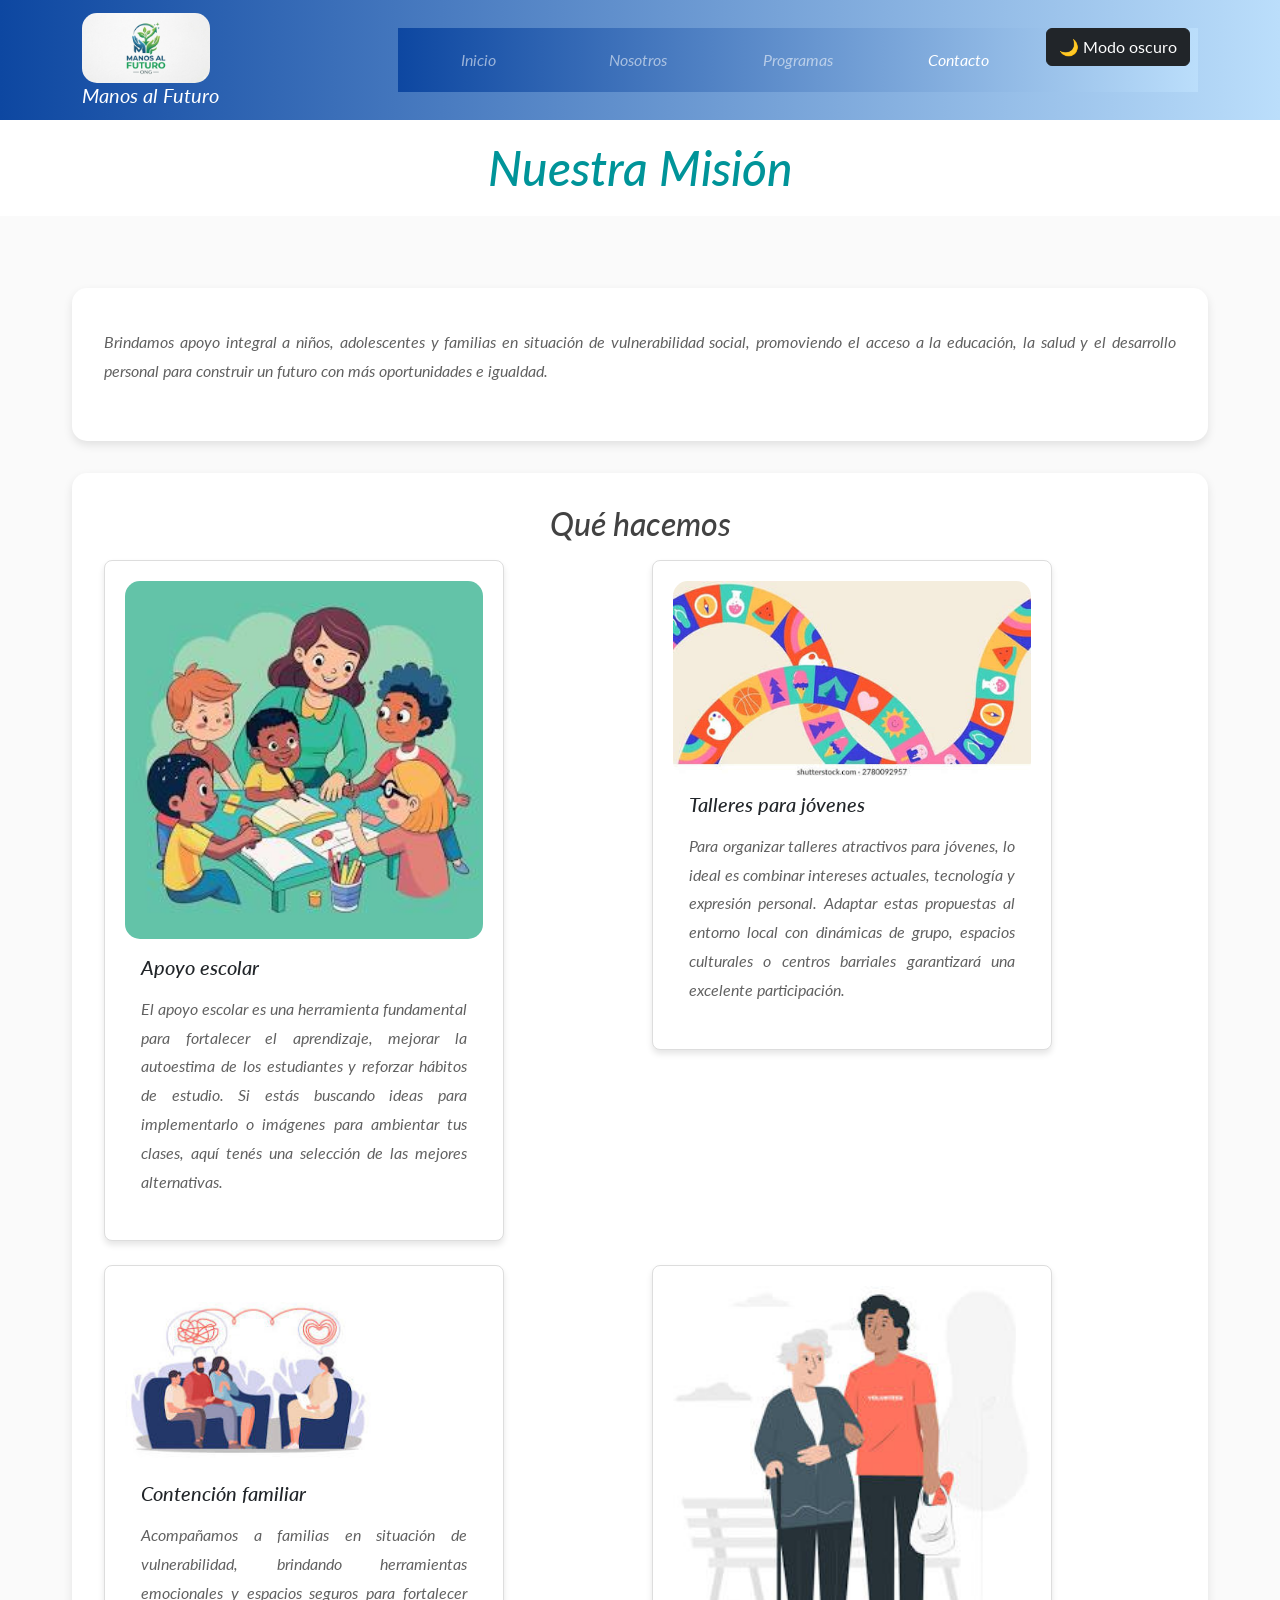
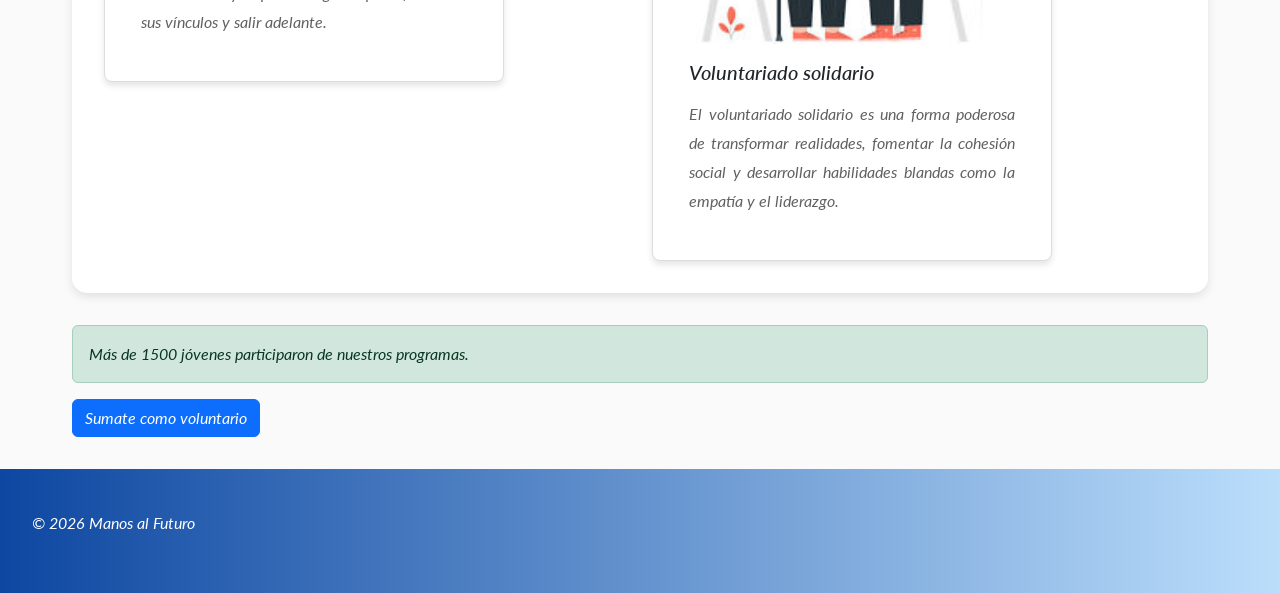
<file: index.html>
<!DOCTYPE html>
<html lang="es">
    <head>
        <meta charset="UTF-8">

        <meta name="viewport" content="width=device-width, initial-scale=1.0">
        <title>Manos al Futuro</title>
        <link href="https://fonts.googleapis.com/css2?family=Cause:wght@100..900&family=Inter:ital,opsz,wght@0,14..32,100..900;1,14..32,100..900&family=Lato:ital,wght@0,100;0,300;0,400;0,700;0,900;1,100;1,300;1,400;1,700;1,900&family=Playwrite+GB+J+Guides:ital@0;1&family=Roboto:ital,wght@0,100..900;1,100..900&display=swap" rel="stylesheet">
        <link href="https://cdn.jsdelivr.net/npm/bootstrap@5.3.8/dist/css/bootstrap.min.css" rel="stylesheet" integrity="sha384-sRIl4kxILFvY47J16cr9ZwB07vP4J8+LH7qKQnuqkuIAvNWLzeN8tE5YBujZqJLB" crossorigin="anonymous">
        <link rel="stylesheet" href="css/estilos.css">
    </head>
    <body>
    <header>
         <nav class="navbar navbar-expand-lg navbar-dark bg-primary">
            <div class="container">
               <a class="navbar-brand" href="index.html" class="logo"><img src="imagenes/index/logo.jfif" alt="Nombre de la ONG" href="index.html"><br>Manos al Futuro</a>

               <button class="navbar-toggler" type="button" data-bs-toggle="collapse"
                  data-bs-target="#menuPrincipal">
                  <span class="navbar-toggler-icon"></span>
               </button>

               <div class="collapse navbar-collapse" id="menuPrincipal">
                  <ul class="navbar-nav ms-auto">

                     <li class="nav-item">
                           <a class="nav-link" href="index.html">Inicio</a>
                     </li>

                     <li class="nav-item">
                           <a class="nav-link" href="nosotros.html">Nosotros</a>
                     </li>

                     <li class="nav-item">
                           <a class="nav-link" href="programas.html">Programas</a>
                     </li>

                     <li class="nav-item">
                           <a class="nav-link active" href="contacto.html">Contacto</a>
                     </li>

                     <li>
                        <button id="btn-modo" class="btn btn-dark mb-4">
                            🌙 Modo oscuro
                        </button>
                     </li>

                  </ul>
               </div>

            </div>
         </nav>
            
            <h1>Nuestra Misión</h1>
            
        </header>

        
        <main>

            <section>
                <p> Brindamos apoyo integral a niños, adolescentes y familias en situación de vulnerabilidad social, promoviendo el acceso a la educación, la salud y el desarrollo personal para construir un futuro con más oportunidades e igualdad.
                </p>
            </section>

            <section>
                        
                <div class="programas">
                    <h2>Qué hacemos</h2>
                    
                    <div class="row row-cols-1 row-cols-md-2 g-4">
                        <div class="col">
                            <div class="card">
                                    <img src="imagenes/index/apoyo escolar.jfif" alt="...">
                                <div class="card-body">
                                    <h5 class="card-title">Apoyo escolar</h5>
                                    <p class="card-text">El apoyo escolar es una herramienta fundamental para fortalecer el aprendizaje, mejorar la autoestima de los estudiantes y reforzar hábitos de estudio. 
                                                Si estás buscando ideas para implementarlo o imágenes para ambientar tus clases, aquí tenés una selección de las mejores alternativas.</p>
                                </div>
                            </div>
                        </div>
                        
                        <div class="col">
                            <div class="card">
                                    <img src="imagenes/index/talleres.jfif" alt="...">
                                <div class="card-body">
                                    <h5 class="card-title">Talleres para jóvenes</h5>
                                    <p class="card-text">Para organizar talleres atractivos para jóvenes, lo ideal es combinar intereses actuales, tecnología y expresión personal. 
                                                Adaptar estas propuestas al entorno local con dinámicas de grupo, espacios culturales o centros barriales garantizará una excelente participación.</p>
                                </div>
                            </div>
                        </div>
                        
                        <div class="col">
                            <div class="card">
                                    <img src="imagenes/index/contencion familiar.jfif" alt="...">
                                <div class="card-body">
                                    <h5 class="card-title">Contención familiar</h5>
                                    <p class="card-text">Acompañamos a familias en situación de vulnerabilidad, brindando herramientas emocionales y espacios seguros para fortalecer sus vínculos y salir adelante.</p>
                                </div>
                            </div>
                        </div>
                        
                        <div class="col">
                            <div class="card">
                                    <img src="imagenes/index/voluntariado.jfif" alt="...">
                                <div class="card-body">
                                    <h5 class="card-title">Voluntariado solidario</h5>
                                    <p class="card-text">El voluntariado solidario es una forma poderosa de transformar realidades, fomentar la cohesión social y desarrollar habilidades blandas como la empatía y el liderazgo.</p>
                                </div>
                            </div>
                        </div>
                    </div>
                    
            </section>
            
    <div class="alert alert-success">
    Más de 1500 jóvenes participaron de nuestros programas.
    </div>

    <a href="contacto.html" class="btn btn-primary">
    Sumate como voluntario
    </a>
           
    </main>

        
    <footer>
        <p>© 2026 Manos al Futuro</p>
    </footer>
        
        <script src="https://cdn.jsdelivr.net/npm/bootstrap@5.3.8/dist/js/bootstrap.bundle.min.js" integrity="sha384-FKyoEForCGlyvwx9Hj09JcYn3nv7wiPVlz7YYwJrWVcXK/BmnVDxM+D2scQbITxI" crossorigin="anonymous"></script>
        <script src="Javascript/main.js"></script>
        
    </body>
</html>
</file>
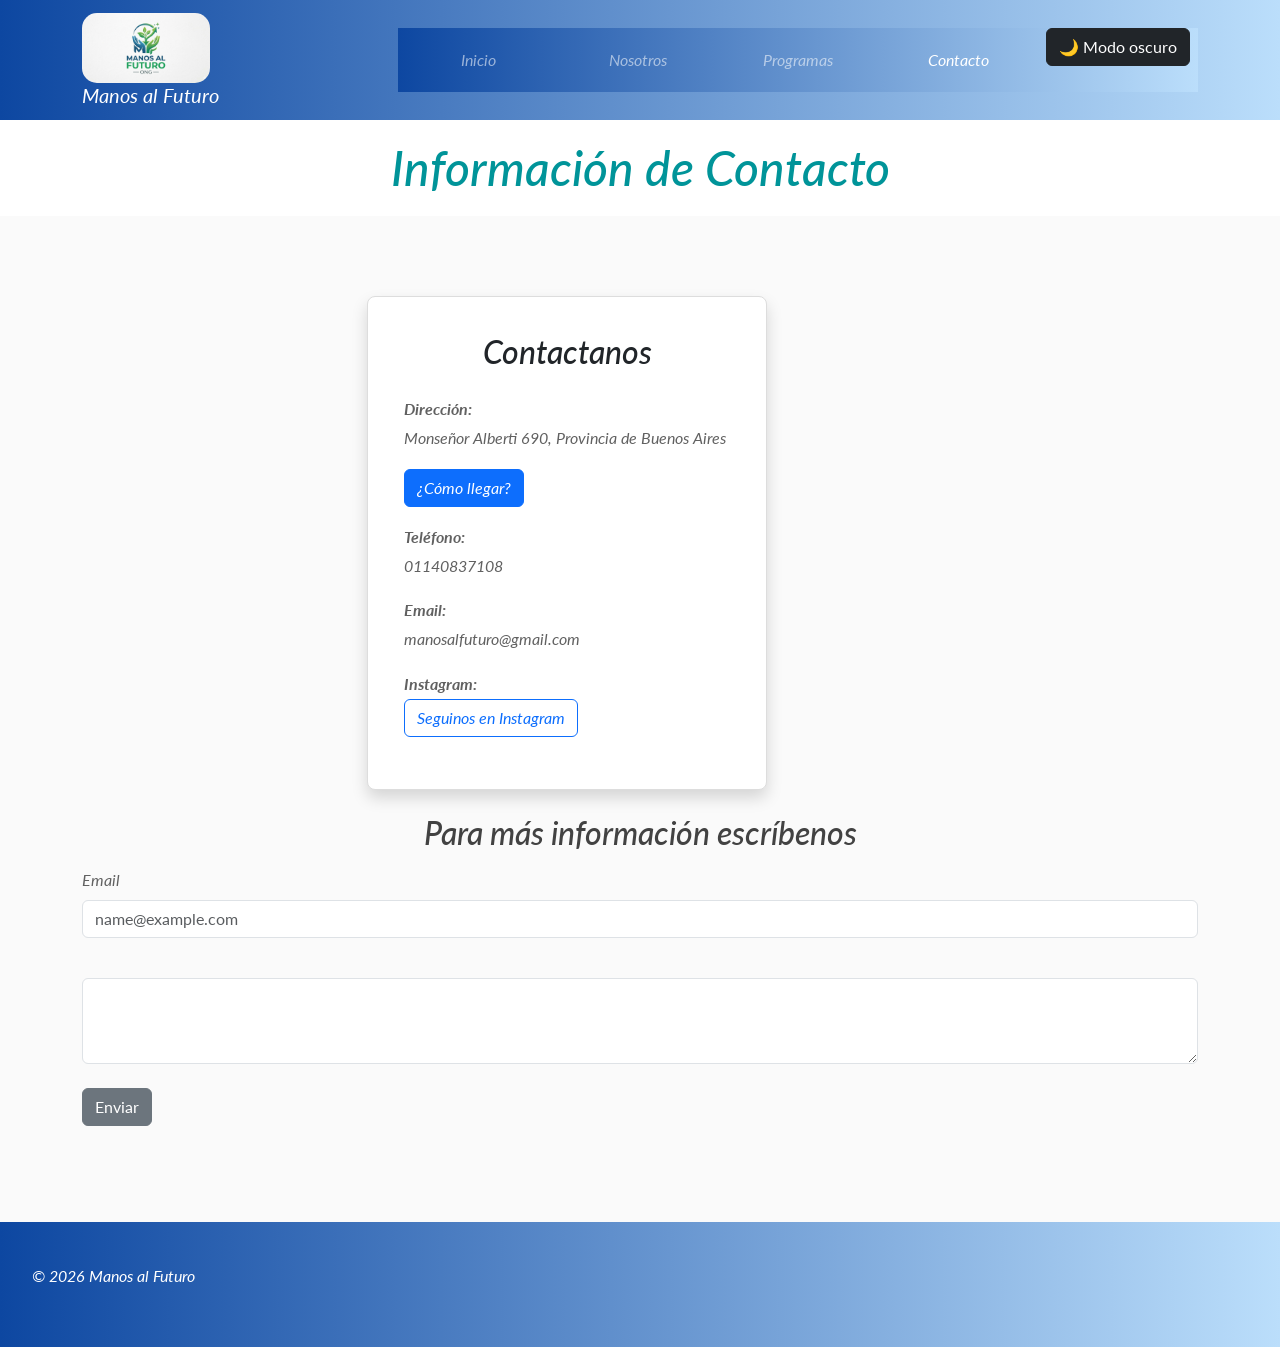
<file: contacto.html>
<!DOCTYPE html>
<html lang="es">

<head>
    <meta charset="UTF-8">
    <meta name="viewport" content="width=device-width, initial-scale=1.0">

    <title>Contactos</title>

    
    <link href="https://cdn.jsdelivr.net/npm/bootstrap@5.3.3/dist/css/bootstrap.min.css" rel="stylesheet">
    <link rel="stylesheet" href="css/estilos.css">


    <link href="https://fonts.googleapis.com/css2?family=Lato:wght@300;400;700&display=swap" rel="stylesheet">
</head>

<body>

<header>


    <nav class="navbar navbar-expand-lg navbar-dark bg-primary">
        <div class="container">

            <a class="navbar-brand" href="index.html" class="logo"><img src="imagenes/index/logo.jfif" alt="Nombre de la ONG" href="index.html"><br>Manos al Futuro</a>

            <button class="navbar-toggler" type="button" data-bs-toggle="collapse"
                data-bs-target="#menuPrincipal">
                <span class="navbar-toggler-icon"></span>
            </button>

            <div class="collapse navbar-collapse" id="menuPrincipal">
                <ul class="navbar-nav ms-auto">

                    <li class="nav-item">
                        <a class="nav-link" href="index.html">Inicio</a>
                    </li>

                    <li class="nav-item">
                        <a class="nav-link" href="nosotros.html">Nosotros</a>
                    </li>

                    <li class="nav-item">
                        <a class="nav-link" href="programas.html">Programas</a>
                    </li>

                    <li class="nav-item">
                        <a class="nav-link active" href="contacto.html">Contacto</a>
                    </li>

                     <li>
                        <button id="btn-modo" class="btn btn-dark mb-4">
                            🌙 Modo oscuro
                        </button>
                     </li>

                </ul>
            </div>

        </div>
    </nav>

    <h1>Información de Contacto</h1>

</header>


    
<main class="container my-5">

    <div class="row justify-content-center">

        <div class="col-12 col-md-8 col-lg-6">

            <div class="card shadow">

                <div class="card-body">

                    <h2 class="card-title text-center mb-4">
                        Contactanos
                    </h2>

                    <p>
                        <strong>Dirección:</strong><br>
                        Monseñor Alberti 690, Provincia de Buenos Aires
                    </p>

                    <a href="https://www.google.com/maps/place/Fundacion+Escolares/@-34.4705504,-58.6862778,11z/data=!4m10!1m2!2m1!1sfundaciones+educativas+en+argentina!3m6!1s0x95bcb03cd8914271:0xf939d3e6d169eeed!8m2!3d-34.4705504!4d-58.5214829!15sCiNmdW5kYWNpb25lcyBlZHVjYXRpdmFzIGVuIGFyZ2VudGluYZIBF25vbl9wcm9maXRfb3JnYW5pemF0aW9u4AEA!16s%2Fg%2F11bbrhvqyq?entry=ttu&g_ep=EgoyMDI2MDQyMC4wIKXMDSoASAFQAw%3D%3D"
                        target="_blank"
                        rel="noopener noreferrer"
                        class="btn btn-primary mb-3">
                        ¿Cómo llegar?
                    </a>

                    <p>
                        <strong>Teléfono:</strong><br>
                        <a href="tel:+5401140837108">
                            01140837108
                        </a>
                    </p>

                    <p>
                        <strong>Email:</strong><br>
                        <a href="mailto:manosalfuturo@gmail.com">
                            manosalfuturo@gmail.com
                        </a>
                    </p>

                    <p>
                        <strong>Instagram:</strong><br>
                        <a href="https://www.instagram.com/omfa_refugio/"
                            target="_blank"
                            rel="noopener noreferrer"
                            class="btn btn-outline-primary">
                            Seguinos en Instagram
                        </a>
                    </p>

                </div>

            </div>

        </div>

    </div>
    <br>
    <form id="contactoForm">
        <div class="mb-3">
            <h2>Para más información escríbenos</h2>
            <label for="email" class="form-label">Email</label>
            <input type="email" class="form-control" id="email" placeholder="name@example.com">
        </div>
        <div class="mb-3">
            <label for="mensaje" class="form-label"></label>
            <textarea class="form-control" id="mensajeTexto" rows="3"></textarea>
            <br>
            <button type="submit" class="btn btn-secondary">Enviar</button>
            <div id="mensajeEstado"></div>
        </div>
    </form>
</main>

<footer>
    <p>© 2026 Manos al Futuro</p>
</footer>

<script src="https://cdn.jsdelivr.net/npm/bootstrap@5.3.3/dist/js/bootstrap.bundle.min.js"></script>
<script src="Javascript/main.js"></script>
</body>
</html>
</file>
<file: css/estilos.css>
/* Colores de la pagina --------------------------------------------------------------------------------------*/
:root {
  --color-primario: #ffffff;
  --color-secundario: #009499;
  --color-terciario: #424242;
  --color-cuartario: #0D47A1;
  --color-quinto: #BBDEFB;
  --color-sexto: #94bcdd;
  --color-acento: #BDBDBD;
  --color-fondo: #FAFAFA;
  --color-texto: #616161;
  --color-texto-modo-oscuro: #949494;
  --color-texto-footer: #ffffff;
}




/* Aspecto general de la pagina -------------------------------------------------------------------------------------------*/

body{
  background-color:var(--color-fondo);
  color:var(--color-texto);
  font-family:"Lato", sans-serif;
  font-weight:400;
  font-style:italic;
  font-size:1rem;
  line-height:1.5em;
}

main{
  max-width:1200px;
  margin:auto;
  padding:2rem;
}





/* Modo oscuro --------------------------------------------------*/

body.oscuro {
  background-color: #1e1e1e;
  color: #f1f1f1;
}

body.oscuro section {
  background-color: #2d2d2d;
}

body.oscuro header{
  background-color:var(--color-terciario);
}



/*Texto y tabla ------------*/

body.oscuro h1{
  color:var(--color-quinto)
}

body.oscuro h2{
  color:var(--color-sexto)
}

body.oscuro h5{
  color:var(--color-sexto)
}

body.oscuro p{
  color:var(--color-texto-modo-oscuro)
}

body.oscuro footer p{
  color: var(--color-texto-footer)
}

body.oscuro table {
  background-color:var(--color-texto-modo-oscuro);
}



  



/* Aspecto de las Box ---------------------------------------------------*/

.card{
   flex: 1 1 calc(25% - 20px); 
  min-width: 250px; 
  max-width: 400px; 
  background-color: #ffffff;
  border: 1px solid #ddd;
  border-radius: 8px;
  padding: 20px;
  box-shadow: 0 4px 6px rgba(0, 0, 0, 0.1);
}

*{
  box-sizing:border-box;
  margin:0;
  padding:0;
}


/* Tabla e Images -------------------------------------------------------*/
  
table{
  color:var(--color-texto);
  background-color:var(--color-quinto);
  border-color:var(--color-cuartario);
  border-block-start-color:var(--color-secundario);
  margin-inline-start:2rem;
  width:600px;
}

img{
  max-width:100%;
  height:auto;
  border-radius:15px;
}

figure{
  text-align:center;
  margin-top:1.5rem;
}

figcaption{
  margin-top:1rem;
  font-style:italic;
}







/* Visualizacion de Titulos, Subtitulos y textos ------------------------------------------------------------------------*/

h1{
  color:var(--color-secundario);
  font-size:3rem;
  text-align:center;
  line-height:6rem;
}

h2{
  color:var(--color-terciario);
  font-size:2rem;
  text-align:center;
  margin-bottom:1rem;
}

h3{
  color:var(--color-cuartario);
  font-size:1.5rem;
  margin-bottom:1rem;
}

p{
color: var(--color-texto);
font-size:1rem;
text-align:justify;
line-height:1.8;
margin-bottom:1rem;
}




  
/* Aspecto visual y configuracion del Navegador de la pagina -----------------------------------------------------------*/

header{
  background-color:var(--color-primario);
  position: sticky;
  top:0;
  left: 0;
  width: 100%;
  z-index: 1000;
}

nav{
  color:var(--color-primario);
  background:linear-gradient(
    to right,
    var(--color-cuartario),
    var(--color-quinto));
}
.navbar-nav{
  color: var(--color-primario);
  background:linear-gradient(
    to right,
    var(--color-cuartario),
    var(--color-quinto));
    
}
.navbar-brand{
  width: 8rem;
}






/* Aspecto del a ------------------------------------------------------------------------------------------------------*/

a{
  text-decoration:none;
  color:inherit;
  display:block;
}

a:hover{
  background:var(--color-quinto);
  color:var(--color-primario);
}






/* Aspecto de las Listas ------------------------------------------------------------- */

ul{
  list-style:none;
  padding:0;
  margin:0;
  line-height:3rem;
}

li{
  width:10rem;
  display:inline-block;
  text-align:center;
}







/* Configuracion de Section y Article --------------------------------------------------------------------------*/

section{
  background-color:var(--color-primario);
  margin:2rem 0;
  padding:2rem;
  border-radius:15px;
  box-shadow:0 4px 10px rgba(0,0,0,0.1);
}

section p{
  padding:0.5rem 0;
}

article{
  color:var(--color-texto);
  border-left:5px solid var(--color-secundario);
  font-size:1rem;
  text-align:justify;
  line-height:1.8;
  margin-bottom:1rem;
  padding:1rem;
}







/* Configuracion de Programas incluyendo el aspecto de las listas --------------------------------------------------------------------*/

.programas-flex{
  display:flex;
  flex-wrap:wrap;
  gap:2rem;
  justify-content:center;
  align-items:stretch;
}

.programas-flex section{
  flex:1 1 350px;
  margin:0;
}

.programas-flex article{
  height:100%;
  display:flex;
  flex-direction:column;
  transition:transform .3s ease;
}

.programas-flex figure{
  margin-top:auto;
}

.programas-flex article:hover{
  transform:translateY(-5px);
}

.programas-flex ul {
    list-style-type: disc; /* Fuerza a que se vean los puntitos */
    padding-left: 20px;    /* Deja espacio a la izquierda para que no se corten */
}

.programas-flex{
    flex-direction:column;
  }






/* Configuracion de Footer -------------------------------------------------------------------------------*/

footer{
  background:linear-gradient(
    to right,
    var(--color-cuartario),
    var(--color-quinto)
  );
  color:var(--color-fondo);
  width:100%;
  padding:2.5rem 0;
}

footer p{
  color: var(--color-texto-footer);
  margin-left: 2rem;
}






/* Visualizacion en dispositivos moviles: celulares y tablets ----------------------------------------------------------------------------*/
@media (max-width:768px){
}
</file>
